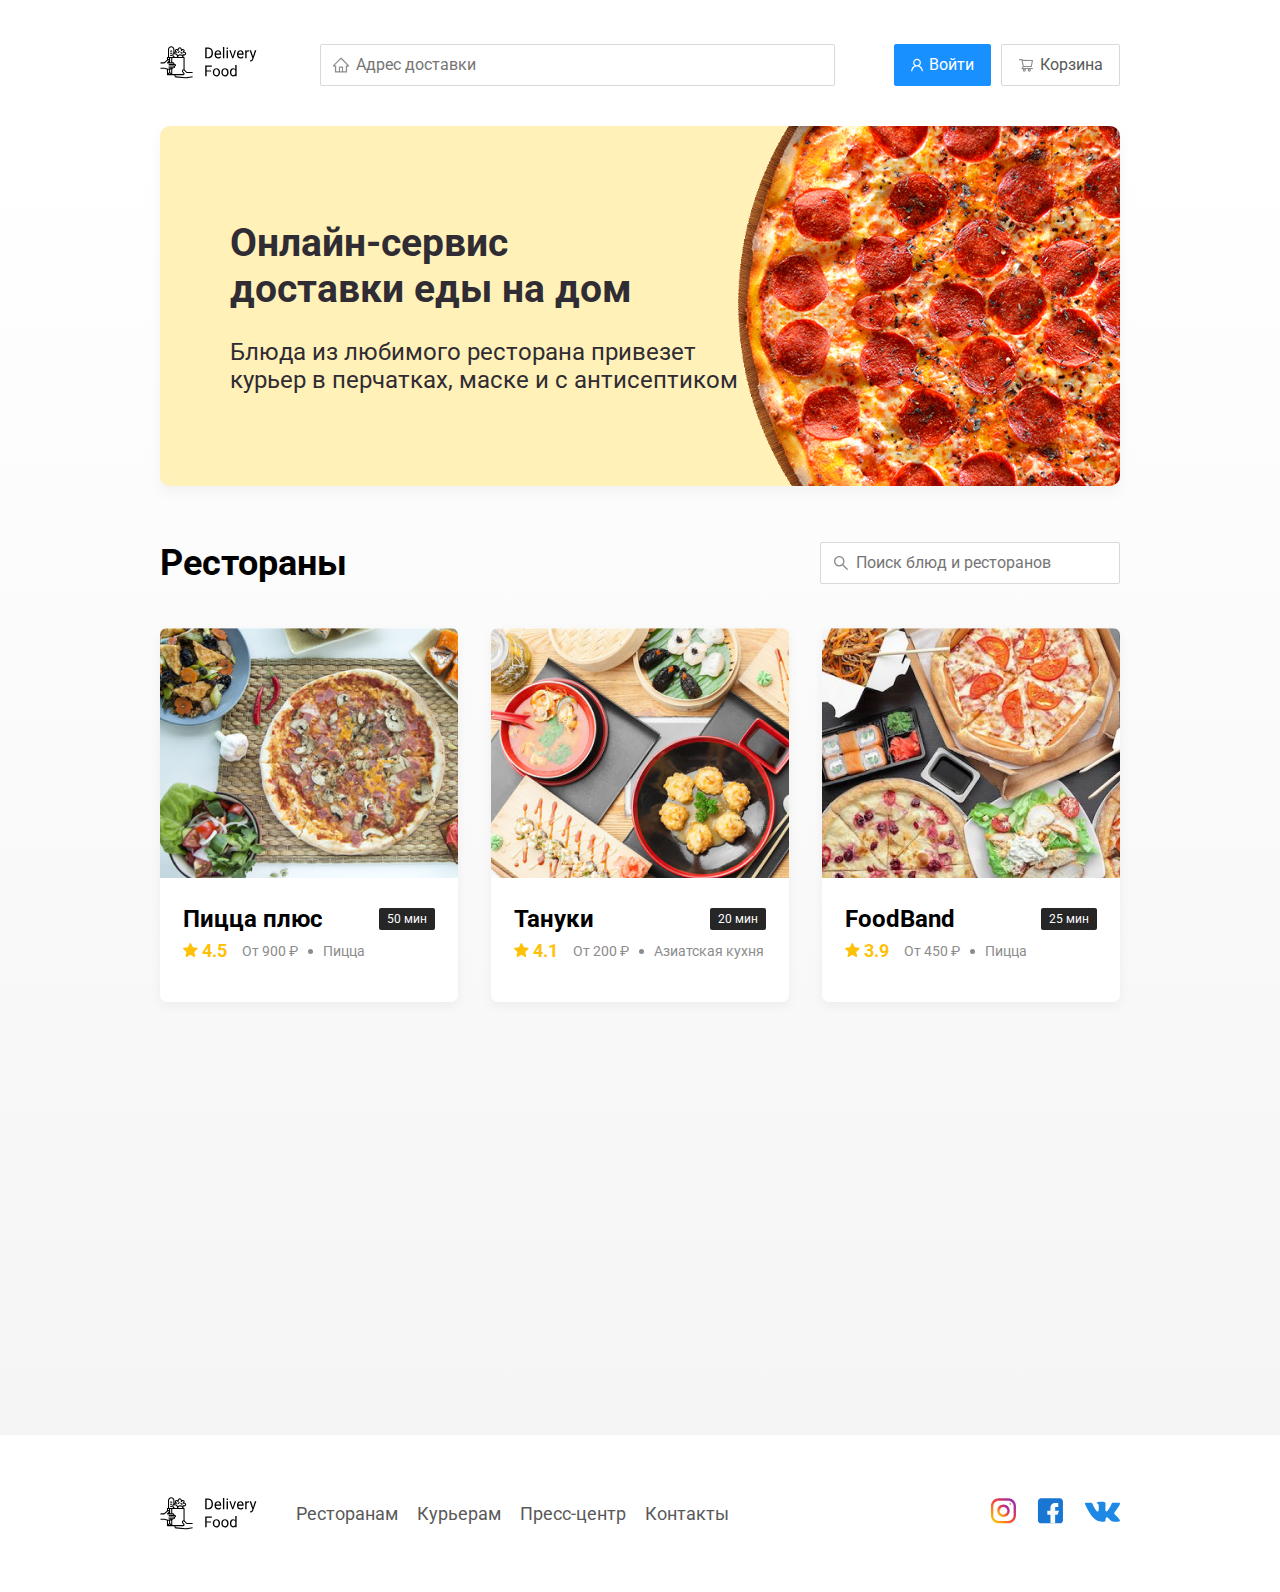
<file: index.html>
<!DOCTYPE html>
<html lang="ru">
<head>
	<meta charset="UTF-8">
	<meta name = "viewport" content="width=device-width, initial-scale=1.0">
	<title>DELIVERY FOOD - доставка еды на дом</title>
	<link href="https://fonts.googleapis.com/css?family=Roboto:400,700&display=swap&subset=cyrillic" rel="stylesheet">
	<link rel="stylesheet" href="css/normalize.css">
	<link rel="stylesheet" href="css\animate.css">
	<link rel = "stylesheet" href = "css/style.css">
</head>
<body>
	
	<div class="container">
		<header class = "header">
			<a href="index.html" class = "logo"><img src="img/logo.svg" alt="Logo"></a>
			<input type="text" class="input input-address" placeholder = "Адрес доставки">
			<div class="buttons">
				<button class="button button-primary">
					<img src="img/user.svg" alt="user" class = "button-icon">
					<span class = "button-text">Войти</span>
				</button>
				<button class="button" id="cart-button">
					<img src="img/shopping-cart.svg" alt="Корзина" class = "button-icon">
					<span class="button-text">Корзина</span>
				</button>
			</div>
		</header>
	</div>
	<main class="main">
		<div class="container">
			<section class="promo">
			<h1 class="promo-title">Онлайн-сервис <br>доставки еды на дом</h1>
			<p class="promo-text">Блюда из любимого ресторана привезет курьер в перчатках, маске и с антисептиком</p>
		</section>
		<section class="restaurants">
			<div class="section-heading">
				<h2 class="section-title">
					Рестораны
				</h2>
				<input type="text" class="input input-search" placeholder="Поиск блюд и ресторанов">
			</div>
			<div class="cards">

				<a href="restaurant.html" class="card wow fadeInUp" data-wow-delay=0.2s>
					<img src="img/image.png" alt="image" class = "card-image">
					<div class="card-text">
						<div class="card-heading">
							<h3 class="card-title">Пицца плюс</h3>
							<span class="card-tag tag">50 мин</span>
						</div>
						<!-- /.card-heading -->
						<div class="card-info">
							<div class="rating">
								<img src="img/star.svg" alt="rating" class = "rating-star">
								4.5
							</div>
							<div class="price">От 900 ₽</div>
							<div class="category">Пицца</div>
						</div>
						<!-- /.card-info -->
					</div>
					<!-- /.card-text -->
				</a>
				<!-- /.card -->

				<a href="restaurant.html" class="card wow fadeInUp"data-wow-delay=0.4s>
					<img src="img/image-2.png" alt="image" class = "card-image">
					<div class="card-text">
						<div class="card-heading">
							<h3 class="card-title">Тануки</h3>
							<span class="card-tag tag">20 мин</span>
						</div>
						<!-- /.card-heading -->
						<div class="card-info">
							<div class="rating">
								<img src="img/star.svg" alt="rating" class = "rating-star">
								4.1
							</div>
							<div class="price">От 200 ₽</div>
							<div class="category">Азиатская кухня</div>
						</div>
						<!-- /.card-info -->
					</div>
					<!-- /.card-text -->
				</a>
				<!-- /.card -->

				<a href="restaurant.html" class="card wow fadeInUp" data-wow-delay=0.6s>
					<img src="img/image-3.png" alt="image" class = "card-image">
					<div class="card-text">
						<div class="card-heading">
							<h3 class="card-title">FoodBand</h3>
							<span class="card-tag tag">25 мин</span>
						</div>
						<!-- /.card-heading -->
						<div class="card-info">
							<div class="rating">
								<img src="img/star.svg" alt="rating" class = "rating-star">
								3.9
							</div>
							<div class="price">От 450 ₽</div>
							<div class="category">Пицца</div>
						</div>
						<!-- /.card-info -->
					</div>
					<!-- /.card-text -->
				</a>
				<!-- /.card -->

				<a href="restaurant.html" class="card wow fadeInUp" data-wow-delay=0.2s>
					<img src="img/image-4.png" alt="image" class = "card-image">
					<div class="card-text">
						<div class="card-heading">
							<h3 class="card-title">Жадина-пицца</h3>
							<span class="card-tag tag">1 час</span>
						</div>
						<!-- /.card-heading -->
						<div class="card-info">
							<div class="rating">
								<img src="img/star.svg" alt="rating" class = "rating-star">
								4.9
							</div>
							<div class="price">От 800 ₽</div>
							<div class="category">Азиатская кухня</div>
						</div>
						<!-- /.card-info -->
					</div>
					<!-- /.card-text -->
				</a>
				<!-- /.card -->

				<a href="restaurant.html" class="card wow fadeInUp" data-wow-delay=0.4s>
					<img src="img/image-5.png" alt="image" class = "card-image">
					<div class="card-text">
						<div class="card-heading">
							<h3 class="card-title">Точка еды</h3>
							<span class="card-tag tag">35 мин</span>
						</div>
						<!-- /.card-heading -->
						<div class="card-info">
							<div class="rating">
								<img src="img/star.svg" alt="rating" class = "rating-star">
								3.5
							</div>
							<div class="price">От 200 ₽</div>
							<div class="category">Пицца</div>
						</div>
						<!-- /.card-info -->
					</div>
					<!-- /.card-text -->
				</a>
				<!-- /.card -->

				<a href="restaurant.html" class="card wow fadeInUp" data-wow-delay=0.6s>
					<img src="img/image-6.png" alt="image" class = "card-image">
					<div class="card-text">
						<div class="card-heading">
							<h3 class="card-title">PizzaBurger</h3>
							<span class="card-tag tag">15 мин</span>
						</div>
						<!-- /.card-heading -->
						<div class="card-info">
							<div class="rating">
								<img src="img/star.svg" alt="rating" class = "rating-star">
								4.5
							</div>
							<div class="price">От 250 ₽</div>
							<div class="category">Бургеры</div>
						</div>
						<!-- /.card-info -->
					</div>
					<!-- /.card-text -->
				</a>
				<!-- /.card -->
			</div>
		</section>
		</div>
	</main>

	<footer class="footer">
		<div class="container">
			<div class="footer-block">
				<img src="img/logo.svg" alt="logo" class="logo footer-logo">
				<nav class="footer-nav">
					<a href="#" class="footer-link">Ресторанам</a>
					<a href="#" class="footer-link">Курьерам</a>
					<a href="#" class="footer-link">Пресс-центр</a>
					<a href="#" class="footer-link">Контакты</a>
				</nav>
				<div class="social-links">
					<a href="#" class="social-link"><img src="img/instagram.svg" alt="Instagram"></a>
					<a href="#" class="social-link"><img src="img/facebook.svg" alt="Facebook"></a>
					<a href="#" class="social-link"><img src="img/vk.svg" alt="VK"></a>
				</div>
			</div>
		</div>
	</footer>
		<div class="modal">
			<div class="modal-dialog">
				<div class="modal-header">
					<h3 class="modal-title">Корзина</h3>
					<button class="close">&times;</button>
				</div>
				<div class="modal-body">
					<div class="food-row">
						<span class="food-name">Ролл угорь стандарт</span>
						<strong class="food-price">250 ₽</strong>
						<div class="food-counter">
							<button class="counter-button">-</button>
							<span class="counter">1</span>
							<button class="counter-button">+</button>
						</div>
					</div>
					<!-- /.food-row -->
					<div class="food-row">
						<span class="food-name">Ролл угорь стандарт</span>
						<strong class="food-price">250 ₽</strong>
						<div class="food-counter">
							<button class="counter-button">-</button>
							<span class="counter">1</span>
							<button class="counter-button">+</button>
						</div>
					</div>
					<!-- /.food-row -->
					<div class="food-row">
						<span class="food-name">Ролл угорь стандарт</span>
						<strong class="food-price">250 ₽</strong>
						<div class="food-counter">
							<button class="counter-button">-</button>
							<span class="counter">1</span>
							<button class="counter-button">+</button>
						</div>
					</div>
					<!-- /.food-row -->
					<div class="food-row">
						<span class="food-name">Ролл угорь стандарт</span>
						<strong class="food-price">250 ₽</strong>
						<div class="food-counter">
							<button class="counter-button">-</button>
							<span class="counter">1</span>
							<button class="counter-button">+</button>
						</div>
					</div>
					<!-- /.food-row -->
				</div>
				<!-- /.modal-body -->
				<div class="modal-footer">
					<span class="modal-price-tag">1250 ₽</span>
					<div class="footer-buttons">
						<button class="button button-primary">Оформить заказ</button>
						<button class="button">Отмена</button>
					</div>
				</div>
			</div>
		</div>
	<script src="js/wow.min.js"></script>
	<script src="js/main.js"></script>
</body>
</html>
</file>
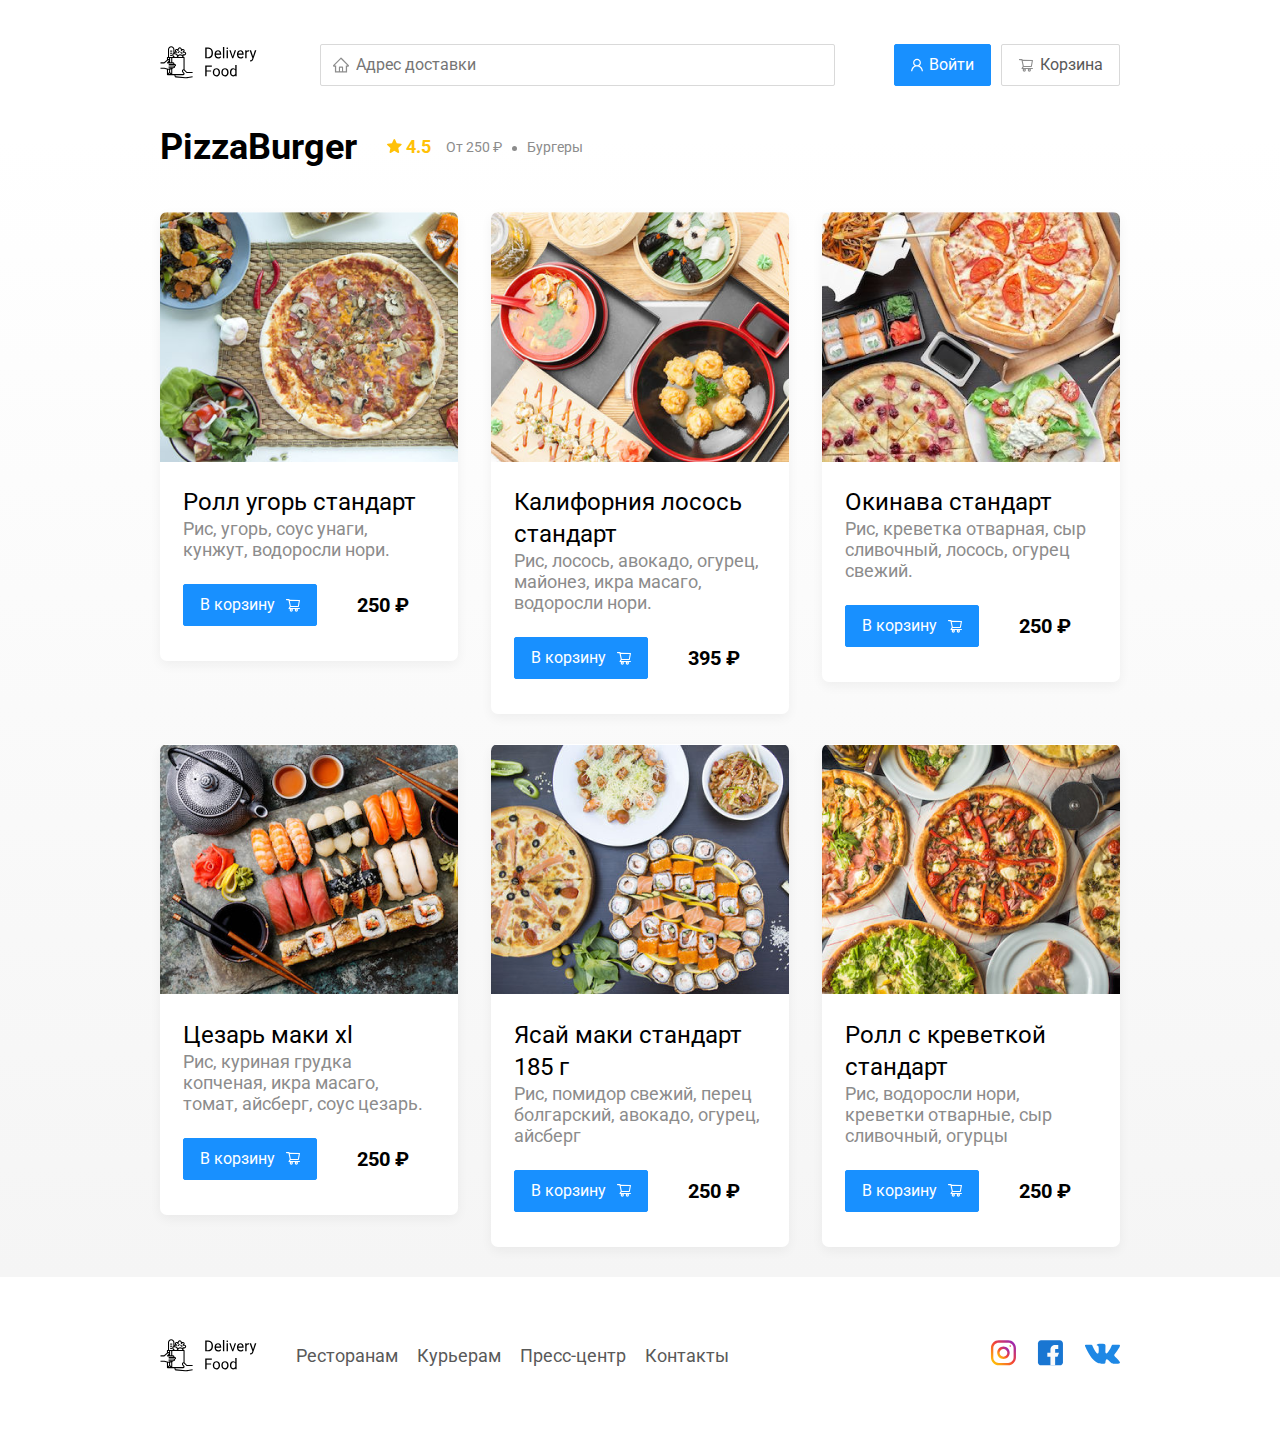
<file: restaurant.html>
<!DOCTYPE html>
<html lang="ru">
<head>
	<meta charset="UTF-8">
	<meta name = "viewport" content="width=device-width, initial-scale=1.0">
	<title>PizzaBurger - доставка еды на дом</title>
	<link href="https://fonts.googleapis.com/css?family=Roboto:400,700&display=swap&subset=cyrillic" rel="stylesheet">
	<link rel="stylesheet" href="css/normalize.css">
	<link rel="stylesheet" href="css\animate.css">
	<link rel = "stylesheet" href = "css/style.css">
</head>
<body>
	<div class="container">
		<header class = "header">
			<a href="index.html" class = "logo"><img src="img/logo.svg" alt="Logo"></a>
			<input type="text" class="input input-address" placeholder = "Адрес доставки">
			<div class="buttons">
				<button class="button button-primary">
					<img src="img/user.svg" alt="user" class = "button-icon">
					<span class = "button-text">Войти</span>
				</button>
				<button class="button" id="cart-button">
					<img src="img/shopping-cart.svg" alt="Корзина" class = "button-icon">
					<span class="button-text">Корзина</span>
				</button>
			</div>
		</header>
	</div>
	<main class="main">
		<div class="container">
		<section class="restaurants">
			<div class="section-heading">
				<h2 class="section-title">
					PizzaBurger
				</h2>
				<div class="card-info">
					<div class="rating">
						<img src="img/star.svg" alt="rating" class = "rating-star">
						4.5
					</div>
					<div class="price">От 250 ₽</div>
						<div class="category">Бургеры</div>
				</div>
				<!-- /.card-info -->
			</div>
			<div class="cards">

				<div class="card wow fadeInUp" data-wow-delay=0.2s>
					<img src="img/image.png" alt="image" class = "card-image">
					<div class="card-text">
						<div class="card-heading">
							<h3 class="card-title card-title-reg">Ролл угорь стандарт</h3>
						</div>
						<!-- /.card-heading -->
						<div class="card-info">
							<div class="ingredients">Рис, угорь, соус унаги, кунжут, водоросли нори.</div>
						</div>
						<!-- /.card-info -->
						<div class="card-buttons">
							<button class="button button-primary">
								<span class="button-card-text">В корзину</span>
								<img src="img/shopping-cart-2.svg" alt="shopping-cart" class = "button-cart-image">
							</button>
							<strong class="card-price-bold">
								250 ₽
							</strong>
						</div>
					</div>
					<!-- /.card-text -->
				</div>
				<!-- /.card -->

				<div class="card wow fadeInUp" data-wow-delay=0.4s>
					<img src="img/image-2.png" alt="image" class = "card-image">
					<div class="card-text">
						<div class="card-heading">
							<h3 class="card-title card-title-reg">Калифорния лосось стандарт</h3>
						</div>
						<!-- /.card-heading -->
						<div class="card-info">
							<div class="ingredients">Рис, лосось, авокадо, огурец, майонез, икра масаго, водоросли нори.</div>
						</div>
						<!-- /.card-info -->
						<div class="card-buttons">
							<button class="button button-primary">
								<span class="button-card-text">В корзину</span>
								<img src="img/shopping-cart-2.svg" alt="shopping-cart" class = "button-cart-image">
							</button>
							<strong class="card-price-bold">
								395 ₽
							</strong>
						</div>
					</div>
					<!-- /.card-text -->
				</div>
				<!-- /.card -->

				<div class="card wow fadeInUp" data-wow-delay=0.6s>
					<img src="img/image-3.png" alt="image" class = "card-image">
				<div class="card-text">
						<div class="card-heading">
							<h3 class="card-title card-title-reg">Окинава стандарт</h3>
						</div>
						<!-- /.card-heading -->
						<div class="card-info">
							<div class="ingredients"> Рис, креветка отварная, сыр сливочный, лосось, огурец свежий.</div>
						</div>
						<!-- /.card-info -->
						<div class="card-buttons">
							<button class="button button-primary">
								<span class="button-card-text">В корзину</span>
								<img src="img/shopping-cart-2.svg" alt="shopping-cart" class = "button-cart-image">
							</button>
							<strong class="card-price-bold">
								250 ₽
							</strong>
						</div>
					</div>
					<!-- /.card-text -->
				</div>
				<!-- /.card -->

				<div class="card wow fadeInUp" data-wow-delay=0.2s>
					<img src="img/image-4.png" alt="image" class = "card-image">
					<div class="card-text">
						<div class="card-heading">
							<h3 class="card-title card-title-reg">Цезарь маки хl</h3>
						</div>
						<!-- /.card-heading -->
						<div class="card-info">
							<div class="ingredients">Рис, куриная грудка копченая, икра масаго, томат, айсберг, соус цезарь.</div>
						</div>
						<!-- /.card-info -->
						<div class="card-buttons">
							<button class="button button-primary">
								<span class="button-card-text">В корзину</span>
								<img src="img/shopping-cart-2.svg" alt="shopping-cart" class = "button-cart-image">
							</button>
							<strong class="card-price-bold">
								250 ₽
							</strong>
						</div>
					</div>
					<!-- /.card-text -->
				</div>
				<!-- /.card -->

				<div class="card wow fadeInUp" data-wow-delay=0.4s>
					<img src="img/image-5.png" alt="image" class = "card-image">
					<div class="card-text">
						<div class="card-heading">
							<h3 class="card-title card-title-reg">Ясай маки стандарт 185 г</h3>
						</div>
						<!-- /.card-heading -->
						<div class="card-info">
							<div class="ingredients">Рис, помидор свежий, перец болгарский, авокадо, огурец, айсберг</div>
						</div>
						<!-- /.card-info -->
						<div class="card-buttons">
							<button class="button button-primary">
								<span class="button-card-text">В корзину</span>
								<img src="img/shopping-cart-2.svg" alt="shopping-cart" class = "button-cart-image">
							</button>
							<strong class="card-price-bold">
								250 ₽
							</strong>
						</div>
					</div>
					<!-- /.card-text -->
				</div>
				<!-- /.card -->
				<div class="card wow fadeInUp" data-wow-delay=0.6s>
					<img src="img/image-6.png" alt="image" class = "card-image">
					<div class="card-text">
						<div class="card-heading">
							<h3 class="card-title card-title-reg">Ролл с креветкой стандарт</h3>
						</div>
						<!-- /.card-heading -->
						<div class="card-info">
							<div class="ingredients">Рис, водоросли нори, креветки отварные, сыр сливочный, огурцы</div>
						</div>
						<!-- /.card-info -->
						<div class="card-buttons">
							<button class="button button-primary">
								<span class="button-card-text">В корзину</span>
								<img src="img/shopping-cart-2.svg" alt="shopping-cart" class = "button-cart-image">
							</button>
							<strong class="card-price-bold">
								250 ₽
							</strong>
						</div>
					</div>
					<!-- /.card-text -->
				</div>
				<!-- /.card -->
			</div>
		</section>
		</div>
	</main>

	<footer class="footer">
		<div class="container">
			<div class="footer-block">
				<img src="img/logo.svg" alt="logo" class="logo footer-logo">
				<nav class="footer-nav">
					<a href="#" class="footer-link">Ресторанам</a>
					<a href="#" class="footer-link">Курьерам</a>
					<a href="#" class="footer-link">Пресс-центр</a>
					<a href="#" class="footer-link">Контакты</a>
				</nav>
				<div class="social-links">
					<a href="#" class="social-link"><img src="img/instagram.svg" alt="Instagram"></a>
					<a href="#" class="social-link"><img src="img/facebook.svg" alt="Facebook"></a>
					<a href="#" class="social-link"><img src="img/vk.svg" alt="VK"></a>
				</div>
			</div>
		</div>
	</footer>
	<div class="modal">
	<div class="modal-dialog">
		<div class="modal-header">
			<h3 class="modal-title">Корзина</h3>
			<button class="close">&times;</button>
		</div>
		<div class="modal-body">
			<div class="food-row">
				<span class="food-name">Ролл угорь стандарт</span>
				<strong class="food-price">250 ₽</strong>
				<div class="food-counter">
					<button class="counter-button">-</button>
					<span class="counter">1</span>
					<button class="counter-button">+</button>
				</div>
			</div>
			<!-- /.food-row -->
			<div class="food-row">
				<span class="food-name">Ролл угорь стандарт</span>
				<strong class="food-price">250 ₽</strong>
				<div class="food-counter">
					<button class="counter-button">-</button>
					<span class="counter">1</span>
					<button class="counter-button">+</button>
				</div>
			</div>
			<!-- /.food-row -->
			<div class="food-row">
				<span class="food-name">Ролл угорь стандарт</span>
				<strong class="food-price">250 ₽</strong>
				<div class="food-counter">
					<button class="counter-button">-</button>
					<span class="counter">1</span>
					<button class="counter-button">+</button>
				</div>
			</div>
			<!-- /.food-row -->
			<div class="food-row">
				<span class="food-name">Ролл угорь стандарт</span>
				<strong class="food-price">250 ₽</strong>
				<div class="food-counter">
					<button class="counter-button">-</button>
					<span class="counter">1</span>
					<button class="counter-button">+</button>
				</div>
			</div>
			<!-- /.food-row -->
		</div>
		<!-- /.modal-body -->
		<div class="modal-footer">
			<span class="modal-price-tag">1250 ₽</span>
			<div class="footer-buttons">
				<button class="button button-primary">Оформить заказ</button>
				<button class="button">Отмена</button>
			</div>
		</div>
	</div>
	</div>
	<script src="js/wow.min.js"></script>
	<script src="js/main.js"></script>
	</body>
</html>
</file>
<file: css/style.css>
* {
	box-sizing: border-box;
}
body {
	font-family: 'Roboto', sans-serif;
	padding-top: 44px;
}
.container {
	max-width: 1200px;
	margin: auto;
}
.header {
	display: flex;
	align-items: center;
	justify-content: space-between;
	margin-bottom: 40px;
}
.input {
	background: #FFFFFF;
	border: 1px solid #D9D9D9;
	border-radius: 2px;
	font-size: 16px;
	line-height: 24px;
	padding: 8px;
	padding-left: 35px;
	background-repeat: no-repeat;
	background-position: left 11px center;
}
.input-address {
	flex: 0.8;
	background-image: url(../img/home.svg);
}
.input-search {
	background-image: url(../img/search.svg);
	width: 300px;
	margin-left: auto;
}
.buttons {
	display: flex;
	align-items: center;
}
.button {
	display: flex;
	align-items: center;
	padding: 8px 16px;
	background: #FFFFFF;
	border: 1px solid #D9D9D9;
	box-sizing: border-box;
	box-shadow: 0px 0px 2px rgba(0, 0, 0, 0.0015);
	border-radius: 2px;
	color: #595959;
	font-size: 16px;
	line-height: 24px;
}
.button-primary {
	background: #1890FF;
	border: 1px solid #1890FF;
	color: #fff;
	margin-right: 10px;
}
.button-icon {
	margin-right: 6px;
}
.promo {
	box-shadow: 0px 7px 12px rgba(158, 158, 163, 0.1);
	background: #FFF1B8 url(../img/promo-image.png) no-repeat top -100px right -300px /800px;
	border-radius: 10px;
	padding: 68px 70px;
	margin-bottom: 56px;
}
.button-card-text {
	margin-right: 10px;
}
.promo-title {
	font-style: normal;
	font-weight: bold;
	font-size: 39px;
	line-height: 46px;
	color: #302C34;
}
.promo-text {
	max-width: 538px;
	font-style: normal;
	font-weight: normal;
	font-size: 24px;
	line-height: 28px;
	color: #302C34;	
}
.section-heading {
	display: flex;
	align-items: center;
	margin-bottom: 44px;
}
.section-title {
	font-style: normal;
	font-weight: bold;
	font-size: 36px;
	line-height: 42px;
	color: #000000;
	margin: 0;
	margin-right: 30px;
}
.cards {
	display: flex;
	align-items: flex-start;
	flex-wrap: wrap;
	justify-content: space-between;
}
.card {
	background: #FFFFFF;
	box-shadow: 0px 4px 12px rgba(0, 0, 0, 0.05);
	border-radius: 7px;
	overflow: hidden;
	margin-bottom: 30px;
	flex-basis: 31%;
	text-decoration: none;
}
.card-image {
	width: 384px;
	height: 250px;
	object-fit: cover;
}
.card-text {
	padding-top: 20px;
	padding-bottom: 35px;
	padding-left: 23px;
	padding-right: 23px;
}
.card-heading {
	display: flex;
	align-items: center;
	justify-content: space-between;
}
.card-title {
	margin: 0;
	font-style: normal;
	font-weight: bold;
	font-size: 24px;
	line-height: 32px;
	color: #000000;
}
.card-title-reg {
	font-weight: 400;
}
.card-tag {
	font-style: normal;
	font-weight: normal;
	font-size: 12px;
	line-height: 20px;
	color: #ffffff;
	background: #262626;
	border-radius: 2px;
	padding: 1px 8px;
}
.card-info {
	display: flex;
	align-items: center;
	flex-wrap: wrap;
}
.card-buttons {
	display: flex;
	align-items: center;
	margin-top: 24px;
}
.card-price-bold {
	font-style: normal;
font-weight: bold;
font-size: 20px;
line-height: 32px;
margin-left: 30px;
}
.rating {
	margin-right: 26px;
	color: #FFC107;
	font-weight: bold;
	font-size: 18px;
	line-height: 32px;
}
.price, .category {
	font-weight: normal;
	font-size: 18px;
	line-height: 32px;
	color: #8C8C8C;
}
.price {
	margin-right: 10px;
}
.category {
	text-overflow: ellipsis;
	overflow: hidden;
	white-space: nowrap;
	max-width: 150px;
}
.ingredients {
	font-weight: normal;
	font-size: 18px;
	line-height: 21px;
	color: #8C8C8C;
}
.price:after {
	content: "";
	width: 5px;
	height: 5px;
	background-color: #8C8C8C;
	display: inline-block;
	vertical-align: middle;
	border-radius: 50%;
	margin-left: 10px;
}
.main {
	background: linear-gradient(180deg, rgba(245, 245, 245, 0) 1.04%, #F5F5F5 100%);
}
.footer-block {
	display: flex;
	align-items: center;
	justify-content: space-between;
}
.footer {
	padding: 60px 0px;
}
.footer-link {
	display: inline-block;
	color: #595959;
	text-decoration: none;
	font-style: normal;
	font-weight: normal;
	font-size: 18px;
	line-height: 21px;
}
.footer-link:not(:last-child) {
	margin-right: 15px;
}
.footer-nav {
	margin-left: 35px;
	margin-right: auto;
}
.social-links {
	display: flex;
	align-items: center;
}
.social-link:not(:last-child) {
	margin-right: 21px;
}

@media(max-width: 1366px) {
	.container {
		max-width: 960px;
	}
	.promo {
		background-position: center right -300px;
		background-size: 700px;
	}
	.rating {
		margin-right: 15px;
	}
	.category, 
	.price {
		font-size: 14px;
	}
}
.modal {
	position: fixed;
	left: 0;
	top: 0;
	width: 100%;
	height: 100%;
	background: rgba(0, 0, 0, 0.4);
	display: none;

}
.is-open {
	display: flex;
}
.modal-header {
	display: flex;
	align-items: center;
	justify-content: space-between;
	margin-bottom: 45px;
}
.modal-title {
	margin: 0;
	font-style: normal;
	font-weight: bold;
	font-size: 36px;
	line-height: 42px;
	color: #000000;
}
.close {
	font-size: 36px;
	border: none;
	background-color: transparent;
}
.modal-body {
	margin-bottom: 52px;
}
.modal-dialog {
	width: 95%;
	max-width: 780px;
	background: #FFFFFF;
	border-radius: 5px;	
	margin: auto;
	padding: 40px 45px;
}
.food-row {
	display: flex;
	align-items: flex-start;
	justify-content: space-between;
	padding-bottom: 8px;
	border-bottom: 1px solid #D9D9D9;
	margin-bottom: 15px;
}
.food-name {
	font-weight: normal;
	font-size: 18px;
	line-height: 32px;
}
.food-price {
	margin-left: auto;
	margin-right: 47px;
	font-weight: bold;
	font-size: 20px;
	line-height: 32px;
}
.food-counter {
	display: flex;
	align-items: center;

}
.counter-button {
	display: flex;
	align-items: center;
	justify-content: center;
	width: 39px;
	height: 32px;
	background: #FFFFFF;
	border: 1px solid #40A9FF;
	box-sizing: border-box;
	border-radius: 2px;
	color: #40A9FF;
	font-weight: normal;
	font-size: 14px;
	line-height: 22px;
}
.counter {
	font-size: 16px;
	line-height: 24px;
	margin-left: 13px;
	margin-right: 13px;
}
.modal-footer {
	display: flex;
	align-items: center;
	justify-content: space-between;
}
.modal-price-tag {
	background: #262626;
	border-radius: 5px;
	color: #ffffff;
	padding: 15px 20px;
	font-size: 20px;
	line-height: 23px;
}
.footer-buttons {
	display: flex;
	align-items: center;
}

@media (max-width: 992px) {
	.container {
		max-width: 750px;
	}
	.promo {
		padding: 50px;
		background-size: 500px;
		background-position: center right -200px;
	}
	.promo-text {
		font-size: 18px;
		max-width: 400px;
	}
	.card {
		flex-basis: 49%;
	}
}

@media(max-width:768px) {
	.container {
		max-width: 560px;
	}
	.card-info {
		flex-wrap: wrap;
	}
	.rating {
		flex-basis: 100%;
	}
	.card-title {
		font-size: 20px;
	}
	.promo {
		background-size: 300px;
		background-position: bottom right -200px;
	}
	.promo-title {
		font-size: 24px;
		line-height: 1.4;
	}
	.promo-text {
		margin-top: 0;
	}
}
@media(max-width: 578px) {
	.container {
		width: 90%;
	}
	.header {
		flex-wrap: wrap;
	}
	.input-address {
		margin-top: 15px;
		order: 5;
		flex:1;
	}
	.promo {
		background-image: none;
	}
	.promo-title {
		margin-bottom: 10px;
	}
	.section-title {
		font-size: 20px;
	}
	.card {
		flex-basis: 100%;
	}
	.card-image {
		margin-right: 15px;
		width: 100%;
	}
	.footer {
		padding: 30px 0px;
	}
	.footer-block {
		align-items: flex-start;
	}
	.footer-nav {
		margin-left: 0;
		order: 0;
	}
	.footer-logo {
		order: 1;
	}
	.social-links {
		order: 2;
	}
}

@media(max-width: 480px) {
	.button-text {
		display: none;
	}
	.button {
		min-height: 40px;
	}
	.button-icon {
		margin: 0;
	}
	.promo {
		padding: 20px;
	}
	.section-heading {
		flex-wrap: wrap;
	}
	.footer {
		flex-wrap: wrap;
		flex-direction: column;
	}
	.footer-logo {
		order: 0;
		margin-bottom: 20px;
	}
	.footer-nav {
		margin-bottom: 20px;
	}
}
</file>
